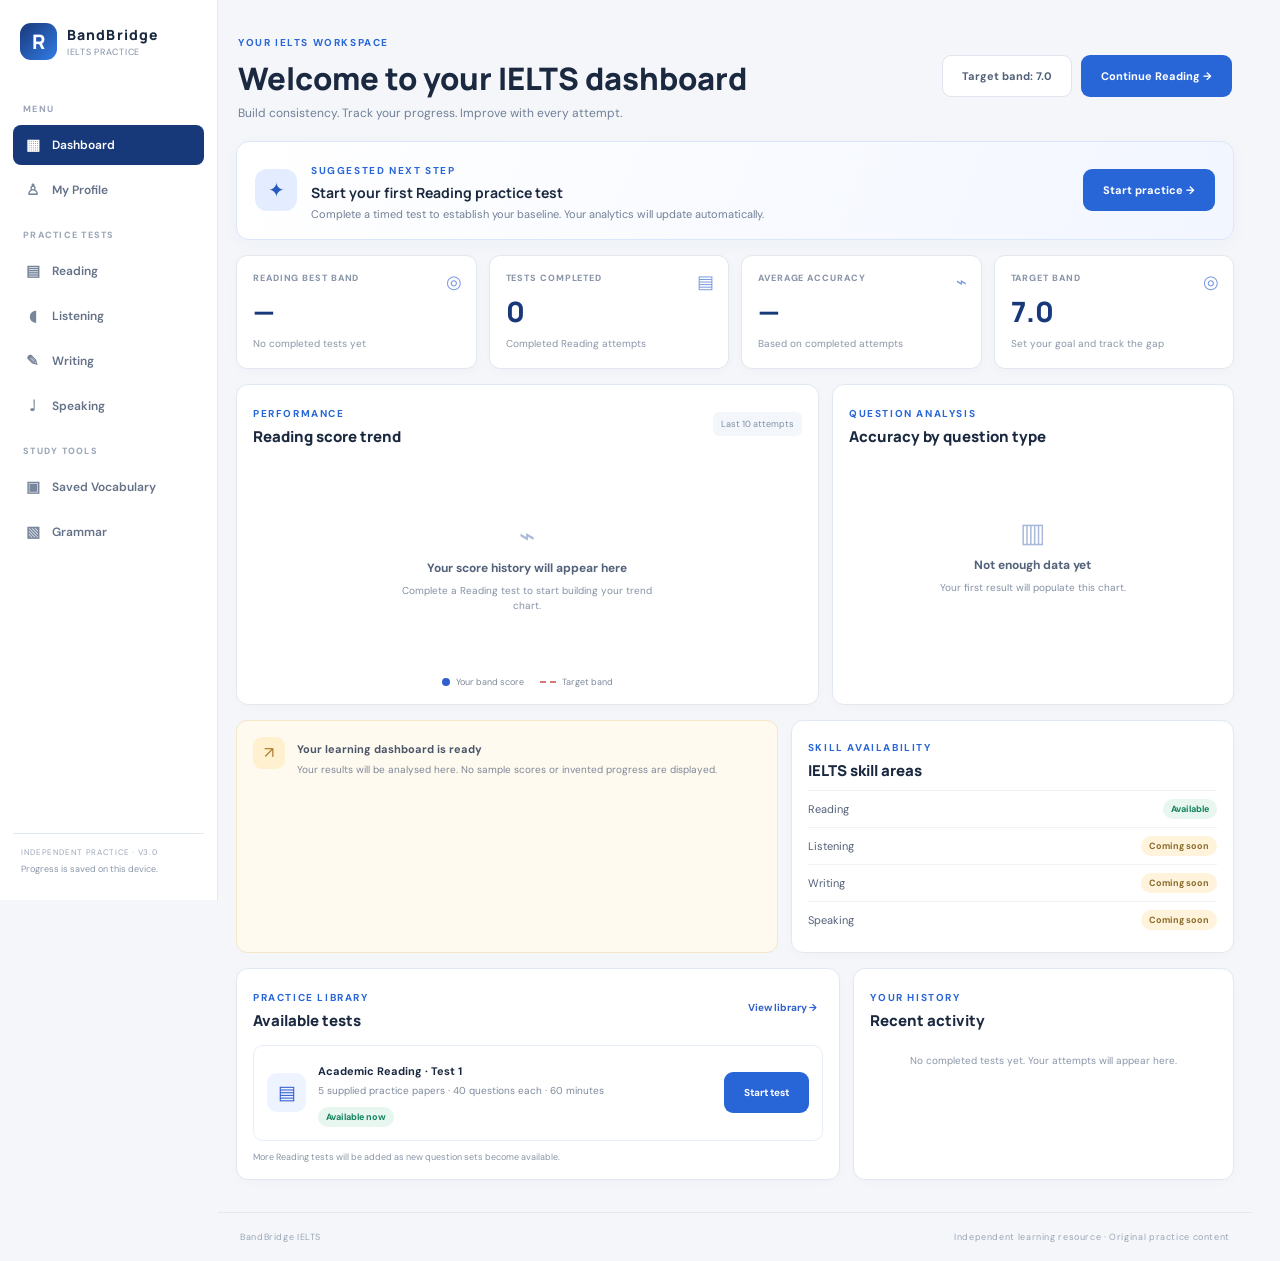
<file: index.html>
<!doctype html>
<html lang="en">
<head>
  <meta charset="utf-8">
  <meta name="viewport" content="width=device-width, initial-scale=1">
  <meta name="description" content="BandBridge IELTS — independent IELTS-style practice with original Reading passages, questions and progress analytics.">
  <title>BandBridge IELTS | Academic Reading Practice</title>
  <link rel="preconnect" href="https://fonts.googleapis.com">
  <link rel="preconnect" href="https://fonts.gstatic.com" crossorigin>
  <link href="https://fonts.googleapis.com/css2?family=DM+Sans:wght@400;500;600;700&family=Manrope:wght@500;600;700;800&display=swap" rel="stylesheet">
  <link rel="stylesheet" href="style.css">
</head>
<body>
  <div class="app-shell dashboard-shell">
<aside class="sidebar" id="sidebar">
  <a class="sidebar-brand" href="#" id="brandHome"><span class="brand-mark">R</span><span><b>BandBridge</b><small>IELTS PRACTICE</small></span></a>
  <div class="side-label">MENU</div>
  <button class="side-link active" data-view="dashboard"><span>▦</span> Dashboard</button>
  <button class="side-link" data-view="profile"><span>♙</span> My Profile</button>
  <div class="side-label">PRACTICE TESTS</div>
  <button class="side-link" data-view="reading"><span>▤</span> Reading</button>
  <button class="side-link" data-view="listening"><span>◖</span> Listening</button>
  <button class="side-link" data-view="writing"><span>✎</span> Writing</button>
  <button class="side-link" data-view="speaking"><span>♩</span> Speaking</button>
  <div class="side-label">STUDY TOOLS</div>
  <button class="side-link" data-view="vocabulary"><span>▣</span> Saved Vocabulary</button>
  <button class="side-link" data-view="grammar"><span>▧</span> Grammar</button>
  <div class="sidebar-bottom"><span class="sidebar-version">INDEPENDENT PRACTICE · V3.0</span><span class="sidebar-note">Progress is saved on this device.</span></div>
</aside>

    <header class="topbar">
      <a class="brand" href="#" aria-label="BandBridge IELTS home">
        <span class="brand-mark">R</span>
        <span><strong>BandBridge</strong><small>IELTS PRACTICE</small></span>
      </a>
      <div class="topbar-right">
        <span class="test-label">ACADEMIC · TEST 01</span>
        <button class="text-button" id="instructionsBtn">Instructions</button>
      </div>
    </header>

    <main class="main-stage">
<section class="dashboard-screen" id="dashboardScreen">
  <div class="dashboard-main">
    <header class="dash-topbar">
      <div><span class="eyebrow">YOUR IELTS WORKSPACE</span><h1 id="dashGreeting">Welcome back</h1><p>Build consistency. Track your progress. Improve with every attempt.</p></div>
      <div class="dash-top-actions"><button class="secondary-button" id="targetBandBtn">Target band: <b id="targetBandValue">7.0</b></button><button class="primary-button" id="continueReadingBtn">Continue Reading →</button></div>
    </header>
    <div class="dash-content" id="dashboardView">
      <section class="daily-card"><div class="daily-icon">✦</div><div class="daily-copy"><span class="eyebrow">SUGGESTED NEXT STEP</span><h2 id="dailyTitle">Start your first Reading practice test</h2><p id="dailyText">Complete a timed test to establish your baseline. Your analytics will update automatically.</p></div><button class="primary-button" id="dailyStartBtn">Start practice →</button></section>
      <section class="stat-grid">
        <article class="stat-card"><span class="stat-label">READING BEST BAND</span><strong id="statBestBand">—</strong><small id="statBestCaption">No completed tests yet</small><span class="stat-symbol">◎</span></article>
        <article class="stat-card"><span class="stat-label">TESTS COMPLETED</span><strong id="statTests">0</strong><small>Completed Reading attempts</small><span class="stat-symbol">▤</span></article>
        <article class="stat-card"><span class="stat-label">AVERAGE ACCURACY</span><strong id="statAccuracy">—</strong><small id="statAccuracyCaption">Based on completed attempts</small><span class="stat-symbol">⌁</span></article>
        <article class="stat-card"><span class="stat-label">TARGET BAND</span><strong id="statTarget">7.0</strong><small id="statGap">Set your goal and track the gap</small><span class="stat-symbol">◎</span></article>
      </section>
      <section class="analytics-grid">
        <article class="panel-card trend-panel"><div class="panel-title-row"><div><span class="eyebrow">PERFORMANCE</span><h2>Reading score trend</h2></div><span class="panel-tag">Last 10 attempts</span></div><div id="trendChart" class="chart-area"><div class="empty-chart"><span>⌁</span><b>Your score history will appear here</b><small>Complete a Reading test to start building your trend chart.</small></div></div><div class="chart-legend"><span><i class="legend-blue"></i> Your band score</span><span><i class="legend-dash"></i> Target band</span></div></article>
        <article class="panel-card type-panel"><div class="panel-title-row"><div><span class="eyebrow">QUESTION ANALYSIS</span><h2>Accuracy by question type</h2></div></div><div id="questionTypeChart" class="type-chart"><div class="empty-chart compact"><span>▥</span><b>Not enough data yet</b><small>Your first result will populate this chart.</small></div></div></article>
      </section>
      <section class="insight-row">
        <article class="insight-card"><span class="insight-icon">↗</span><div><b id="insightTitle">Your learning dashboard is ready</b><p id="insightText">Your results will be analysed here. No sample scores or invented progress are displayed.</p></div></article>
        <article class="skill-card"><div class="panel-title-row"><div><span class="eyebrow">SKILL AVAILABILITY</span><h2>IELTS skill areas</h2></div></div><div class="skill-list"><div class="skill-line"><span>Reading</span><b class="available-pill">Available</b></div><div class="skill-line"><span>Listening</span><b class="soon-pill">Coming soon</b></div><div class="skill-line"><span>Writing</span><b class="soon-pill">Coming soon</b></div><div class="skill-line"><span>Speaking</span><b class="soon-pill">Coming soon</b></div></div></article>
      </section>
      <section class="activity-grid">
        <article class="panel-card"><div class="panel-title-row"><div><span class="eyebrow">PRACTICE LIBRARY</span><h2>Available tests</h2></div><button class="link-button" data-open-view="reading">View library →</button></div><div class="featured-test"><div class="test-icon">▤</div><div class="featured-copy"><b>Academic Reading · Test 1</b><p>5 supplied practice papers · 40 questions each · 60 minutes</p><span class="available-pill">Available now</span></div><button class="primary-button" id="featuredStartBtn">Start test</button></div><div class="upcoming-line">More Reading tests will be added as new question sets become available.</div></article>
        <article class="panel-card recent-panel"><div class="panel-title-row"><div><span class="eyebrow">YOUR HISTORY</span><h2>Recent activity</h2></div></div><div id="recentActivity"><div class="empty-activity">No completed tests yet. Your attempts will appear here.</div></div></article>
      </section>
    </div>
    <div class="dash-content hidden" id="libraryView">
      <div class="section-heading"><span class="eyebrow">PRACTICE LIBRARY</span><h2>Available tests</h2><p>Choose a skill and start practising. Only content that has been added is shown as available.</p></div>
      <div class="skill-tabs" id="skillTabs"><button class="skill-tab active" data-skill="reading">▤ Reading</button><button class="skill-tab" data-skill="listening">◖ Listening</button><button class="skill-tab" data-skill="writing">✎ Writing</button><button class="skill-tab" data-skill="speaking">♩ Speaking</button></div><div id="libraryContent"></div>
    </div>
    <div class="dash-content hidden" id="profileView">
      <div class="section-heading"><span class="eyebrow">YOUR ACCOUNT</span><h2>Learning preferences</h2><p>Personalise your practice dashboard. This information stays in this browser.</p></div>
      <div class="profile-card"><label for="learnerName">Display name</label><input id="learnerName" class="profile-input" maxlength="40" placeholder="Enter your name"><label for="targetBandSelect">Target IELTS Academic Reading band</label><select id="targetBandSelect" class="profile-input"><option>5.5</option><option>6.0</option><option>6.5</option><option>7.0</option><option>7.5</option><option>8.0</option><option>8.5</option><option>9.0</option></select><button class="primary-button" id="saveProfileBtn">Save preferences</button><p class="profile-feedback" id="profileFeedback"></p></div>
    </div>
    <div class="dash-content hidden" id="vocabularyView"><div class="section-heading"><span class="eyebrow">VOCABULARY BUILDER</span><h2>Saved vocabulary</h2><p>Keep useful words and phrases together for revision.</p></div><div class="vocab-search"><input id="vocabSearch" class="profile-input" placeholder="Search saved vocabulary…"></div><div id="vocabList" class="vocab-grid"><div class="empty-activity">No saved words yet. Vocabulary saving will be available in a future update.</div></div></div>
    <div class="dash-content hidden" id="grammarView"><div class="section-heading"><span class="eyebrow">GRAMMAR PRACTICE</span><h2>Grammar lessons</h2><p>Structured grammar lessons and quizzes are planned for a future update.</p></div><div class="coming-panel"><span>▧</span><h3>Grammar practice coming soon</h3><p>There are no grammar lessons available yet. This section will be activated when lesson content is ready.</p></div></div>
    <div class="dash-content hidden" id="placeholderView"><div class="section-heading"><span class="eyebrow" id="placeholderEyebrow">IELTS PRACTICE</span><h2 id="placeholderTitle">Coming soon</h2><p id="placeholderDescription">Practice content will be added here when it is ready.</p></div><div class="coming-panel"><span>✦</span><h3 id="placeholderHeading">No tests available yet</h3><p id="placeholderText">This section is being prepared. Check back when new practice material has been added.</p><b class="soon-pill">Coming soon</b></div></div>
  </div>
</section>

      <section class="welcome-screen hidden" id="welcomeScreen">
        <div class="welcome-copy">
          <span class="eyebrow">IELTS ACADEMIC READING</span>
          <h1>Build your reading<br><em>confidence.</em></h1>
          <p>Practise with three original IELTS-style passages, 40 questions and a full 60-minute test experience.</p>
          <div class="welcome-stats">
            <div><strong>03</strong><span>Passages</span></div>
            <div><strong>40</strong><span>Questions</span></div>
            <div><strong>60</strong><span>Minutes</span></div>
          </div>
          <button class="primary-button start-button" id="startBtn">Start full test <span>→</span></button>
          <button class="secondary-button hidden" id="resumeButton">Resume saved test</button>
          <p class="small-note hidden" id="resumeSummary"></p>
          <button class="text-button" id="discardProgressBtn">Discard saved progress</button>
          <p class="small-note">Your timer starts when you begin. You can move between passages and questions at any time.</p><button class="text-button" id="backToDashboardBtn">← Back to dashboard</button>
        </div>
        <div class="welcome-art" aria-hidden="true">
          <div class="art-card art-card-back"></div>
          <div class="art-card art-card-front">
            <div class="art-top"><span>READING TEST</span><span class="art-dot"></span></div>
            <div class="art-lines"><i></i><i></i><i></i><i></i><i></i></div>
            <div class="art-question"><b>01</b><span>Choose the correct answer</span><span class="art-check">✓</span></div>
            <div class="art-question"><b>02</b><span>Complete the summary</span><span class="art-check">✓</span></div>
            <div class="art-question"><b>03</b><span>Match the information</span><span class="art-empty"></span></div>
          </div>
          <div class="floating-note"><span>✦</span> Focus. Read. Achieve.</div>
        </div>
      </section>

      <section class="test-screen hidden" id="testScreen">
        <p class="resume-notice hidden" id="resumeNotice">Saved progress restored. Your original test deadline is still running.</p>
        <div class="test-toolbar">
          <button class="exit-test-button" id="exitTestBtn" type="button" aria-label="Exit test and return to dashboard">← Exit</button>
          <div class="toolbar-left">
            <span class="live-dot"></span><span>TEST IN PROGRESS</span>
            <span class="toolbar-divider"></span>
            <span id="progressText">0 of 40 answered</span>
          </div>
          <div class="timer-wrap">
            <span class="timer-caption">TIME LEFT</span>
            <strong id="timer">60:00</strong>
          </div>
          <button class="submit-button" id="submitBtn">Submit test</button>
        </div>

        <div class="workspace">
          <article class="reading-panel">
            <div class="panel-heading">
              <div><span class="eyebrow" id="passageKicker">READING PASSAGE 1</span><h2 id="passageTitle">The science of handedness</h2></div>
              <span class="reading-time">Suggested: 20 min</span>
            </div>
            <div class="passage-content" id="passageContent"></div>
          </article>

          <div class="splitter" id="panelSplitter" role="separator" aria-label="Resize passage and question panels" aria-orientation="vertical" tabindex="0"></div>
          <aside class="question-panel">
            <div class="question-panel-head">
              <div><span class="eyebrow">QUESTION PAPER</span><h2 id="questionRange">Questions 1–12</h2></div>
              <span class="question-count" id="sectionCount">0 / 12</span>
            </div>
            <div class="question-instructions" id="questionInstructions"></div>
            <div class="questions-list" id="questionsList"></div>
            <div class="question-footer">
              <button class="secondary-button" id="prevPassageBtn">← Previous</button>
              <button class="primary-button" id="nextPassageBtn">Next passage →</button>
            </div>
          </aside>
        </div>

        <div class="bottom-navigation">
          <div class="passage-tabs" role="tablist" aria-label="Reading passages">
          <button class="passage-tab active" data-passage="0"><span>PASSAGE 01</span><strong>Questions 1–13</strong></button>
          <button class="passage-tab" data-passage="1"><span>PASSAGE 02</span><strong>Questions 14–26</strong></button>
          <button class="passage-tab" data-passage="2"><span>PASSAGE 03</span><strong>Questions 27–40</strong></button>
        </div>
          <div class="legend"><span><i class="legend-answered"></i> Answered</span><span><i class="legend-empty"></i> Unanswered</span><span><i class="legend-flag"></i> Flagged</span></div>
          <div class="all-question-nav" id="allQuestionNav" aria-label="All question numbers"></div>
          <button class="submit-button bottom-submit" id="bottomSubmitBtn">Submit test</button>
        </div>
      </section>

      <section class="results-screen hidden" id="resultsScreen">
        <div class="results-header">
          <span class="eyebrow">TEST COMPLETED</span>
          <h1>Your reading<br><em>report.</em></h1>
          <p id="resultMessage">Your answers have been checked.</p>
        </div>
        <div class="score-layout">
          <div class="score-card band-card"><span class="score-label">INDICATIVE ACADEMIC READING BAND</span><div class="score-number"><strong id="bandEstimate">—</strong></div><p id="bandCaveat" class="band-caveat"></p></div>
          <div class="score-card">
            <span class="score-label">YOUR SCORE</span>
            <div class="score-number"><strong id="scoreNumber">0</strong><span>/ 40</span></div>
            <div class="score-track"><i id="scoreBar"></i></div>
            <span class="score-percent" id="scorePercent">0% correct</span>
          </div>
          <div class="result-stats">
            <div><span class="stat-icon correct-icon">✓</span><div><strong id="correctCount">0</strong><small>Correct answers</small></div></div>
            <div><span class="stat-icon wrong-icon">×</span><div><strong id="wrongCount">0</strong><small>Incorrect answers</small></div></div>
            <div><span class="stat-icon blank-icon">—</span><div><strong id="blankCount">0</strong><small>Not answered</small></div></div>
          </div>
        </div>
        <div class="result-extra-stats">
          <article class="result-metric"><span>TIME TAKEN</span><strong id="resultTime">—</strong></article>
          <article class="result-metric"><span>ACCURACY</span><strong id="resultAccuracy">—</strong></article>
        </div>
        <section class="passage-breakdown"><div class="panel-title-row"><div><span class="eyebrow">PASSAGE ANALYSIS</span><h2>Passage breakdown</h2></div></div><div id="passageBreakdown"></div></section>
        <div class="type-analysis"><span class="eyebrow">PERFORMANCE BY QUESTION FORMAT</span><div id="typeBreakdown"></div></div>
        <div class="review-heading"><div><span class="eyebrow">LEARN FROM YOUR ATTEMPT</span><h2>Answer review</h2></div><div class="review-actions"><button class="secondary-button" id="resultsHomeBtn">Back to dashboard</button><button class="primary-button" id="retakeBtn">Retake test ↻</button></div></div>
        <div class="review-list" id="reviewList"></div>
        <p class="disclaimer">Independent IELTS-style practice. The band estimate is indicative only; actual IELTS conversion thresholds vary by test form.</p>
      </section>
    </main>
    <footer><span>BandBridge IELTS</span><span>Independent learning resource · Original practice content</span></footer>
  </div>

  <div class="modal-backdrop hidden" id="modalBackdrop">
    <div class="modal" role="dialog" aria-modal="true" aria-labelledby="modalTitle">
      <button class="modal-close" id="modalClose" aria-label="Close">×</button>
      <span class="eyebrow">BEFORE YOU FINISH</span>
      <h2 id="modalTitle">Submit your test?</h2>
      <p id="modalMessage">Once submitted, your answers will be scored and you will see your result.</p>
      <div class="modal-actions"><button class="secondary-button" id="keepWorkingBtn">Keep working</button><button class="primary-button" id="confirmSubmitBtn">Submit now</button></div>
    </div>
  </div>
  <div class="modal-backdrop hidden" id="instructionsModal">
    <div class="modal" role="dialog" aria-modal="true" aria-labelledby="instructionsTitle">
      <button class="modal-close" id="instructionsClose" aria-label="Close">×</button>
      <span class="eyebrow">TEST GUIDANCE</span><h2 id="instructionsTitle">Before you begin</h2>
      <p>You have 60 minutes to answer 40 questions across three passages. Your answers are saved automatically on this device if the page is refreshed or closed unexpectedly. If you choose Exit, the current attempt and its answers are discarded; starting again begins at Question 1.</p>
      <p>Follow each question's word limit. Spelling matters. Use the numbered navigation to jump between questions and the flag symbol to mark items for review. Submit when finished; the test also submits automatically when time expires.</p>
      <p>The band estimate is indicative only and is not an official IELTS result.</p>
    </div>
  </div>

  <div class="modal-backdrop hidden" id="targetModal"><div class="modal" role="dialog" aria-modal="true" aria-labelledby="targetModalTitle"><button class="modal-close" id="targetModalClose" aria-label="Close">×</button><span class="eyebrow">YOUR STUDY GOAL</span><h2 id="targetModalTitle">Set your target band</h2><p>Choose the Academic Reading band you are working towards.</p><select class="profile-input" id="targetModalSelect"><option>5.5</option><option>6.0</option><option>6.5</option><option selected>7.0</option><option>7.5</option><option>8.0</option><option>8.5</option><option>9.0</option></select><div class="modal-actions"><button class="primary-button" id="saveTargetModal">Save target</button></div></div></div>
  <script src="script.js"></script>
</body>
</html>
</file>
<file: style.css>
*{box-sizing:border-box} :root{--ink:#17243b;--muted:#738097;--line:#e5eaf1;--blue:#315fce;--blue-dark:#244cae;--pale:#f4f7fc;--green:#198565;--red:#c45151} body{margin:0;background:#f7f9fc;color:var(--ink);font-family:"DM Sans",sans-serif}button{font:inherit;cursor:pointer}.app-shell{max-width:1500px;margin:auto;min-height:100vh;padding:0 42px}.topbar{height:82px;display:flex;align-items:center;justify-content:space-between;border-bottom:1px solid var(--line)}.brand{display:flex;gap:11px;align-items:center;text-decoration:none;color:var(--ink)}.brand-mark{width:38px;height:38px;border-radius:12px;background:var(--blue);color:white;display:grid;place-items:center;font:800 20px Manrope}.brand strong,.brand small{display:block;letter-spacing:.12em}.brand strong{font:800 13px Manrope}.brand small{font-size:9px;color:var(--muted);margin-top:3px}.topbar-right{display:flex;align-items:center;gap:24px}.test-label,.eyebrow{font-size:10px;font-weight:700;letter-spacing:.16em;color:var(--blue)}.text-button{border:0;background:none;color:var(--muted);font-size:13px}.welcome-screen{min-height:650px;display:grid;grid-template-columns:1.1fr .9fr;align-items:center;gap:60px;padding:55px 6%}.welcome-copy h1,.results-header h1{font:800 clamp(42px,5vw,66px)/1.08 Manrope;margin:18px 0;color:var(--ink);letter-spacing:-.045em}.welcome-copy h1 em,.results-header h1 em{font-style:normal;color:var(--blue)}.welcome-copy>p{color:var(--muted);font-size:16px;line-height:1.8;max-width:510px}.welcome-stats{display:flex;gap:45px;margin:34px 0}.welcome-stats div{display:flex;flex-direction:column;gap:4px}.welcome-stats strong{font:800 27px Manrope}.welcome-stats span{font-size:12px;color:var(--muted)}.primary-button,.secondary-button,.submit-button{border-radius:9px;padding:13px 19px;border:1px solid transparent;font-size:13px;font-weight:700;transition:.2s}.primary-button{background:var(--blue);color:white}.primary-button:hover{background:var(--blue-dark);transform:translateY(-1px)}.start-button{padding:16px 23px;font-size:14px;min-width:190px;display:flex;justify-content:space-between;align-items:center}.start-button span{font-size:19px}.small-note{font-size:11px!important;margin-top:16px}.welcome-art{height:390px;position:relative;display:grid;place-items:center}.art-card{position:absolute;width:min(370px,85%);height:310px;border-radius:18px;background:white;box-shadow:0 25px 70px #243d681c;border:1px solid #e8edf5}.art-card-back{transform:rotate(8deg);background:#e9effb;right:8%;top:7%}.art-card-front{padding:28px;transform:rotate(-3deg);left:8%;top:9%}.art-top{display:flex;justify-content:space-between;font:700 10px Manrope;letter-spacing:.12em;color:var(--muted)}.art-dot{width:9px;height:9px;border-radius:50%;background:#46b58c}.art-lines{margin:28px 0 30px;display:grid;gap:9px}.art-lines i{height:7px;background:#edf1f7;border-radius:8px}.art-lines i:nth-child(2){width:87%}.art-lines i:nth-child(3){width:95%}.art-lines i:nth-child(4){width:72%}.art-lines i:nth-child(5){width:55%}.art-question{display:flex;align-items:center;gap:10px;border-top:1px solid #edf0f5;padding:12px 0;font-size:11px;color:#64728a}.art-question b{color:var(--blue)}.art-check,.art-empty{margin-left:auto;width:19px;height:19px;border-radius:50%;display:grid;place-items:center;background:#e8f6f0;color:#198565}.art-empty{border:1px solid #d9e0eb;background:white}.floating-note{position:absolute;right:0;bottom:22px;background:#17243b;color:white;border-radius:12px;padding:14px 18px;box-shadow:0 12px 30px #17243b25;font-size:12px}.floating-note span{color:#f0c56a;margin-right:8px}.hidden{display:none!important}.test-screen{padding:22px 0 30px}.test-toolbar{display:flex;align-items:center;gap:20px;height:58px}.toolbar-left{display:flex;align-items:center;gap:10px;font-size:11px;color:var(--muted);font-weight:600;flex:1}.live-dot{width:8px;height:8px;background:#25a77e;border-radius:50%;box-shadow:0 0 0 4px #e3f5ee}.toolbar-divider{height:16px;border-left:1px solid var(--line);margin:0 5px}.timer-wrap{display:flex;align-items:center;gap:10px;background:white;border:1px solid var(--line);padding:8px 13px;border-radius:9px}.timer-caption{font-size:9px;letter-spacing:.12em;color:var(--muted);font-weight:700}.timer-wrap strong{font:800 17px Manrope;font-variant-numeric:tabular-nums}.timer-wrap.warning strong{color:var(--red)}.submit-button{background:#fff;border-color:#d9e0eb;color:var(--ink)}.submit-button:hover{border-color:var(--blue);color:var(--blue)}.passage-tabs{display:grid;grid-template-columns:repeat(3,1fr);gap:10px;margin:16px 0}.passage-tab{text-align:left;padding:14px 18px;border:1px solid var(--line);background:#fff;border-radius:10px;color:var(--muted)}.passage-tab span,.passage-tab strong{display:block}.passage-tab span{font-size:9px;letter-spacing:.13em;font-weight:700}.passage-tab strong{font:700 13px Manrope;color:var(--ink);margin-top:5px}.passage-tab.active{border-color:#9eb4ed;background:#f1f5ff;box-shadow:inset 3px 0 var(--blue)}.passage-tab.active span{color:var(--blue)}.workspace{display:grid;grid-template-columns:minmax(0,1.08fr) minmax(400px,.92fr);gap:16px;align-items:start}.reading-panel,.question-panel{background:white;border:1px solid var(--line);border-radius:12px;min-height:650px}.reading-panel{padding:25px 30px}.panel-heading,.question-panel-head{display:flex;justify-content:space-between;align-items:center;border-bottom:1px solid var(--line);padding-bottom:18px;gap:12px}.panel-heading h2,.question-panel-head h2,.review-heading h2{font:800 21px Manrope;margin:7px 0 0;letter-spacing:-.025em}.reading-time{font-size:10px;color:var(--muted);white-space:nowrap}.passage-content{font-size:13px;line-height:1.85;color:#39465c;padding:13px 2px}.passage-content p{margin:13px 0 18px}.passage-content h3{font:800 12px Manrope;letter-spacing:.05em;color:var(--blue);margin:23px 0 0}.question-panel{padding:24px 24px 18px}.question-panel-head{padding-bottom:16px}.question-count{font-size:11px;color:var(--blue);background:#edf2ff;padding:7px 9px;border-radius:7px;font-weight:700}.question-instructions{background:#f6f8fc;border-radius:8px;padding:12px 13px;font-size:11px;line-height:1.6;color:#65738a;margin:15px 0}.question-instructions strong{color:var(--ink)}.questions-list{display:grid;gap:12px}.question-card{border:1px solid #e9edf3;border-radius:9px;padding:13px 13px 14px;scroll-margin:100px}.question-card.current{border-color:#9eb4ed;background:#fbfcff}.question-top{display:flex;align-items:flex-start;gap:9px}.q-number{flex:0 0 25px;height:25px;border-radius:7px;background:#edf2ff;color:var(--blue);display:grid;place-items:center;font:800 11px Manrope}.q-prompt{font-size:12px;line-height:1.6;font-weight:600;flex:1}.flag-button{border:0;background:transparent;color:#aab3c2;padding:2px;font-size:15px}.flag-button.flagged{color:#d99a2b}.answer-options{display:grid;gap:7px;margin:11px 0 0 34px}.option-label{display:flex;gap:8px;align-items:flex-start;font-size:11px;color:#536178;line-height:1.5;cursor:pointer}.option-label input{accent-color:var(--blue);margin-top:2px}.answer-input{margin:10px 0 0 34px;width:calc(100% - 34px);border:1px solid #dfe5ee;border-radius:7px;padding:10px 11px;font:12px "DM Sans";outline:none}.answer-input:focus{border-color:#8ca8ed;box-shadow:0 0 0 3px #edf2ff}.question-footer{display:flex;justify-content:space-between;gap:10px;margin-top:18px;padding-top:15px;border-top:1px solid var(--line)}.secondary-button{background:white;border-color:#dfe5ee;color:#536178}.secondary-button:hover{border-color:#9eb4ed;color:var(--blue)}.question-footer button{font-size:11px;padding:10px 13px}.bottom-navigation{background:white;border:1px solid var(--line);border-radius:10px;margin-top:15px;padding:13px 16px;display:flex;align-items:center;gap:15px}.legend{display:flex;gap:13px;white-space:nowrap}.legend span{font-size:9px;color:var(--muted);display:flex;align-items:center;gap:5px}.legend i{width:7px;height:7px;border-radius:2px;display:inline-block}.legend-answered{background:#2da17b}.legend-empty{background:#dce2eb}.legend-flag{background:#e2aa46}.all-question-nav{display:flex;gap:4px;flex:1;flex-wrap:wrap;justify-content:center}.nav-number{width:25px;height:25px;border:1px solid #e4e9f0;background:white;border-radius:6px;color:#7c889b;font-size:9px}.nav-number.answered{background:#eaf6f1;border-color:#c9e9dc;color:#18815f}.nav-number.flagged{box-shadow:inset 0 -3px #e2aa46}.nav-number.active{border-color:var(--blue);color:var(--blue);font-weight:800}.bottom-submit{white-space:nowrap;font-size:10px;padding:10px 12px}.results-screen{max-width:900px;margin:50px auto 80px}.results-header{text-align:center}.results-header h1{font-size:52px;margin:12px 0}.results-header p{color:var(--muted);font-size:14px}.score-layout{display:grid;grid-template-columns:1fr 1fr;gap:15px;margin:35px 0}.score-card,.result-stats{background:white;border:1px solid var(--line);border-radius:13px;padding:25px}.score-label{font-size:10px;letter-spacing:.15em;color:var(--muted);font-weight:700}.score-number{margin:14px 0;display:flex;align-items:baseline;gap:8px}.score-number strong{font:800 58px Manrope;letter-spacing:-.05em}.score-number span{color:var(--muted);font-size:16px}.score-track{height:8px;background:#edf1f6;border-radius:10px;overflow:hidden}.score-track i{display:block;height:100%;width:0;background:var(--blue);border-radius:10px;transition:width .5s}.score-percent{display:block;margin-top:10px;color:var(--muted);font-size:11px}.result-stats{display:grid;gap:12px}.result-stats>div{display:flex;align-items:center;gap:12px}.stat-icon{width:31px;height:31px;border-radius:9px;display:grid;place-items:center;font-weight:800}.correct-icon{background:#e8f6f0;color:var(--green)}.wrong-icon{background:#fbefef;color:var(--red)}.blank-icon{background:#f0f2f6;color:#8994a5}.result-stats strong,.result-stats small{display:block}.result-stats strong{font:800 18px Manrope}.result-stats small{font-size:10px;color:var(--muted);margin-top:2px}.review-heading{display:flex;align-items:end;justify-content:space-between;margin:35px 0 15px}.review-list{display:grid;gap:8px}.review-item{background:white;border:1px solid var(--line);border-radius:9px;padding:13px 15px;display:grid;grid-template-columns:34px 1fr auto;gap:10px;align-items:start}.review-item .review-num{font:800 11px Manrope;color:var(--muted);background:#f1f4f8;border-radius:6px;padding:7px;text-align:center}.review-item p{font-size:11px;line-height:1.5;margin:0;color:#3c4a60}.review-item small{display:block;color:var(--muted);margin-top:5px;font-size:10px}.review-status{font-size:10px;font-weight:700}.review-status.good{color:var(--green)}.review-status.bad{color:var(--red)}.disclaimer{text-align:center;color:#929daf;font-size:10px;margin-top:25px}footer{border-top:1px solid var(--line);padding:20px 0;display:flex;justify-content:space-between;color:#9aa5b5;font-size:9px;letter-spacing:.07em}.modal-backdrop{position:fixed;inset:0;background:#14213a77;display:grid;place-items:center;padding:20px;z-index:10}.modal{width:min(430px,100%);background:white;border-radius:15px;padding:30px;position:relative;box-shadow:0 25px 80px #14213a33}.modal h2{font:800 25px Manrope;margin:12px 0}.modal p{color:var(--muted);font-size:13px;line-height:1.7}.modal-close{position:absolute;right:18px;top:15px;border:0;background:none;font-size:25px;color:var(--muted)}.modal-actions{display:flex;justify-content:flex-end;gap:9px;margin-top:22px}.modal-actions button{font-size:11px}
@media(max-width:1000px){.app-shell{padding:0 22px}.workspace{grid-template-columns:1fr}.reading-panel,.question-panel{min-height:0}.question-panel{order:2}.bottom-navigation{flex-wrap:wrap}.all-question-nav{order:3;flex-basis:100%}.welcome-screen{padding:45px 2%;gap:25px}.welcome-art{transform:scale(.9)}}@media(max-width:650px){.app-shell{padding:0 13px}.topbar{height:68px}.test-label{display:none}.welcome-screen{grid-template-columns:1fr;padding:50px 4%;gap:10px}.welcome-copy h1{font-size:46px}.welcome-art{height:300px;transform:scale(.85);margin-top:-10px}.test-toolbar{gap:8px;flex-wrap:wrap;height:auto}.toolbar-left{font-size:9px;min-width:100%;padding:8px 0}.timer-wrap{margin-right:auto}.timer-caption{font-size:8px}.timer-wrap strong{font-size:15px}.submit-button{padding:10px 12px;font-size:11px}.passage-tabs{gap:5px}.passage-tab{padding:11px 8px}.passage-tab span{font-size:8px}.passage-tab strong{font-size:10px}.reading-panel,.question-panel{padding:18px 15px}.panel-heading h2,.question-panel-head h2{font-size:18px}.reading-time{font-size:9px}.passage-content{font-size:12px}.bottom-navigation{padding:12px;gap:10px}.legend{flex-wrap:wrap;gap:9px}.legend span{font-size:8px}.bottom-submit{margin-left:auto}.score-layout{grid-template-columns:1fr}.results-screen{margin:35px auto 55px}.results-header h1{font-size:43px}.review-heading{align-items:center}.review-item{grid-template-columns:30px 1fr}.review-status{grid-column:2}footer{gap:10px;line-height:1.5;flex-wrap:wrap}.modal-actions{flex-wrap:wrap}}


/* Smooth split-panel reading workspace */
.test-screen{padding-top:12px;padding-bottom:120px}
.test-toolbar{position:sticky;top:0;z-index:8;background:rgba(247,249,252,.94);backdrop-filter:blur(12px);margin:0 -8px;padding:8px;min-height:64px}
.workspace{display:grid;grid-template-columns:minmax(280px,1fr) 12px minmax(320px,1fr);gap:10px;align-items:stretch;height:min(calc(100vh - 205px),900px);min-height:560px}
.reading-panel,.question-panel{height:100%;min-height:0;overflow:hidden;display:flex;flex-direction:column;box-shadow:0 8px 28px rgba(25,42,70,.035)}
.reading-panel{padding:22px 26px}.question-panel{padding:20px 20px 14px}
.panel-heading,.question-panel-head{flex:0 0 auto}
.passage-content{overflow:auto;overscroll-behavior:contain;scroll-behavior:smooth;padding:12px 10px 28px 2px;font-size:14px;line-height:1.9}
.questions-list{overflow:auto;overscroll-behavior:contain;scroll-behavior:smooth;padding:2px 5px 24px 1px;min-height:0}
.question-instructions,.question-footer{flex:0 0 auto}
.splitter{position:relative;cursor:col-resize;touch-action:none;display:flex;align-items:center;justify-content:center;outline:none}
.splitter:before{content:"";width:4px;height:54px;border-radius:9px;background:#cbd5e4;transition:background .2s,transform .2s}
.splitter:after{content:"";position:absolute;width:24px;height:54px}
.splitter:hover:before,.splitter:focus-visible:before,.splitter.dragging:before{background:var(--blue);transform:scaleX(1.35)}
.bottom-navigation{position:sticky;bottom:8px;z-index:9;display:grid;grid-template-columns:1fr auto;gap:10px 16px;margin-top:14px;padding:12px 14px;background:rgba(255,255,255,.96);backdrop-filter:blur(14px);box-shadow:0 10px 35px rgba(22,36,59,.10)}
.passage-tabs{grid-column:1/-1;display:grid;grid-template-columns:repeat(3,minmax(0,1fr));gap:8px;margin:0}
.passage-tab{padding:10px 13px;border-radius:8px;transition:background .2s,border-color .2s,transform .2s}
.passage-tab:hover{transform:translateY(-1px);border-color:#b6c7ee}
.passage-tab strong{font-size:12px}
.legend{grid-column:1;grid-row:2;align-self:center}
.all-question-nav{grid-column:1/-1;grid-row:3;justify-content:flex-start;max-height:62px;overflow:auto;flex-wrap:nowrap;padding:2px 0 5px;scrollbar-width:thin}
.nav-number{flex:0 0 29px;width:29px;height:29px;transition:background .18s,border-color .18s,color .18s,transform .18s}
.nav-number:hover{transform:translateY(-2px)}
.bottom-submit{grid-column:2;grid-row:2;align-self:center}
.question-card{transition:border-color .2s,background .2s,box-shadow .2s;scroll-margin:16px}
.question-card.current{box-shadow:0 4px 16px rgba(49,95,206,.07)}
.answer-input,.answer-select{min-height:42px;background:#f7f8fa;transition:border-color .18s,box-shadow .18s,background .18s}
.answer-input:focus,.answer-select:focus{background:#fff}
.answer-select{display:block;margin:12px 0 0 34px;width:min(430px,calc(100% - 34px));border:1px solid #dfe5ee;border-radius:8px;padding:10px 12px;font:12px "DM Sans";color:var(--ink);outline:none}
.answer-options{margin-left:34px}.option-label{font-size:12px;padding:2px 0}
.flag-button{font-size:18px;line-height:1;transition:color .18s,transform .18s}
.flag-button:hover{transform:scale(1.12)}
button:focus-visible,input:focus-visible,select:focus-visible{outline:3px solid rgba(49,95,206,.18);outline-offset:2px}
@media(max-width:900px){
 .app-shell{padding:0 14px}.workspace{grid-template-columns:1fr;height:auto;min-height:0;gap:12px}
 .reading-panel,.question-panel{height:auto;min-height:0;max-height:55vh}
 .passage-content,.questions-list{max-height:calc(55vh - 105px)}
 .splitter{display:none}.question-panel{order:2}.reading-panel{order:1}
 .bottom-navigation{bottom:4px}
}
@media(max-width:600px){
 .test-screen{padding-top:5px;padding-bottom:150px}
 .test-toolbar{gap:7px;flex-wrap:wrap;height:auto;padding:8px 3px}
 .toolbar-left{font-size:9px;min-width:130px}.timer-wrap{padding:7px 9px;gap:6px}
 .timer-caption{font-size:8px}.timer-wrap strong{font-size:14px}
 .submit-button{padding:9px 10px;font-size:10px}
 .workspace{gap:9px}.reading-panel{padding:14px 15px}.question-panel{padding:14px 12px 10px}
 .panel-heading h2,.question-panel-head h2{font-size:17px}
 .passage-content{font-size:14px;line-height:1.85;max-height:48vh}
 .questions-list{max-height:52vh}.question-card{padding:12px 10px}
 .q-prompt{font-size:12px}.answer-input,.answer-select{margin-left:0;width:100%}
 .answer-options{margin-left:0}
 .bottom-navigation{padding:8px;gap:7px;margin-top:10px}
 .passage-tabs{gap:5px}.passage-tab{padding:8px 7px}
 .passage-tab span{font-size:8px}.passage-tab strong{font-size:10px}
 .legend{gap:7px}.legend span{font-size:8px}
 .bottom-submit{font-size:9px;padding:8px}
 .all-question-nav{max-height:55px}.nav-number{flex-basis:27px;width:27px;height:27px}
}
@media(prefers-reduced-motion:reduce){*,*::before,*::after{scroll-behavior:auto!important;transition:none!important;animation:none!important}}

/* Version 2.0 improvements */
.resume-notice{margin:0 0 10px;padding:10px 13px;border:1px solid #c9e9dc;background:#eff9f4;color:#176b52;border-radius:8px;font-size:12px}
.band-card{grid-column:1/-1;text-align:center;background:#f1f5ff;border-color:#d9e3fb}
.band-card .score-number{justify-content:center;margin:8px 0}
.band-card .score-number strong{font-size:48px;color:var(--blue)}
.band-caveat{font-size:11px;color:var(--muted);line-height:1.5;margin:0 auto;max-width:620px}
.type-analysis{background:white;border:1px solid var(--line);border-radius:12px;padding:20px;margin:22px 0}
.type-row{display:grid;grid-template-columns:180px 45px 1fr;gap:12px;align-items:center;margin-top:13px;font-size:12px;color:#536178}
.type-row strong{text-align:right;color:var(--ink)}
.mini-track{height:7px;background:#edf1f6;border-radius:10px;overflow:hidden}
.mini-track i{display:block;height:100%;background:var(--blue);border-radius:10px}
#discardProgressBtn{display:block;margin-top:8px;padding:4px 0;color:#8792a4;font-size:11px}
#resumeSummary{margin:8px 0;color:var(--muted)}
@media(max-width:600px){.type-row{grid-template-columns:1fr 35px;gap:8px}.mini-track{grid-column:1/-1}.band-card{grid-column:1}.band-card .score-number strong{font-size:42px}}


/* IELTS-style TRUE / FALSE / NOT GIVEN choices: one compact horizontal row. */
.answer-options--tfng{display:flex;flex-direction:row;flex-wrap:wrap;align-items:center;column-gap:18px;row-gap:8px}
.answer-options--tfng .option-label{display:inline-flex;align-items:center;white-space:nowrap;gap:7px;padding:2px 0}
.answer-options--tfng .option-label input{flex:0 0 auto}
@media(max-width:600px){.answer-options--tfng{column-gap:12px}}


/* ===== Bandbridge IELTS v3.0 dashboard ===== */
:root{--navy:#173879;--blue:#2866d8;--sky:#edf4ff;--page:#f4f6fa;--ink:#1b2940;--muted:#718096;--border:#e2e8f0}
body{background:var(--page)}
.dashboard-shell{max-width:none;padding:0 28px 0 0;min-height:100vh}
.topbar{display:none!important}
.sidebar{position:fixed;z-index:20;left:0;top:0;bottom:0;width:218px;background:#fff;border-right:1px solid var(--border);padding:20px 13px;display:flex;flex-direction:column;gap:5px;overflow-y:auto}
.sidebar-brand{display:flex;align-items:center;gap:10px;text-decoration:none;color:var(--ink);padding:3px 7px 24px}
.sidebar-brand .brand-mark{width:37px;height:37px;border-radius:11px;background:linear-gradient(135deg,#183879,#327ce7);color:#fff;display:grid;place-items:center;font:800 20px Manrope}
.sidebar-brand b,.sidebar-brand small{display:block;letter-spacing:.08em}.sidebar-brand b{font:800 14px Manrope}.sidebar-brand small{font-size:9px;color:#8190a5;margin-top:2px}
.side-label{font-size:9px;font-weight:800;letter-spacing:.14em;color:#9aa6b7;padding:14px 10px 5px}
.side-link{border:0;background:transparent;border-radius:8px;padding:10px 11px;text-align:left;color:#647187;font-size:12px;font-weight:600;display:flex;align-items:center;gap:11px}
.side-link span{width:17px;text-align:center;font-size:15px;color:#78869b}.side-link:hover{background:#f2f5fb;color:var(--navy)}.side-link.active{background:var(--navy);color:#fff}.side-link.active span{color:#fff}
.sidebar-bottom{margin-top:auto;border-top:1px solid var(--border);padding:13px 8px 4px;display:grid;gap:6px}.sidebar-version{font-size:8px;color:#9aa6b7;letter-spacing:.08em}.sidebar-note{font-size:9px;color:#8995a7;line-height:1.5}
.main-stage{margin-left:218px;min-height:calc(100vh - 55px);padding:0 18px 32px}
.dashboard-screen{display:block}.dashboard-main{max-width:1440px;margin:0 auto}.dash-topbar{padding:30px 2px 20px;display:flex;justify-content:space-between;align-items:center;gap:18px}.dash-topbar h1{font:800 clamp(23px,3vw,31px) Manrope;margin:6px 0;color:var(--ink)}.dash-topbar p{font-size:12px;color:var(--muted);margin:0}.dash-top-actions{display:flex;gap:9px;align-items:center}.dash-top-actions button{font-size:11px}
.dash-content{display:grid;gap:15px}.daily-card{background:linear-gradient(110deg,#fff,#f2f6ff);border:1px solid #dce6fa;border-radius:13px;padding:16px 18px;display:flex;align-items:center;gap:14px;box-shadow:0 5px 18px #18387908}.daily-icon{width:42px;height:42px;border-radius:12px;background:#e4edff;color:#275bc0;display:grid;place-items:center;font-size:20px;flex:0 0 auto}.daily-copy{flex:1}.daily-copy h2{font:700 14px Manrope;margin:4px 0}.daily-copy p{font-size:11px;color:var(--muted);margin:0;line-height:1.5}.daily-card>.primary-button{white-space:nowrap;font-size:11px}
.stat-grid{display:grid;grid-template-columns:repeat(4,minmax(0,1fr));gap:12px}.stat-card{position:relative;background:#fff;border:1px solid var(--border);border-radius:11px;padding:16px;min-height:105px;box-shadow:0 3px 12px #182c4a06}.stat-label{font-size:9px;letter-spacing:.1em;font-weight:800;color:#8995a8;display:block}.stat-card strong{font:800 28px Manrope;display:block;color:var(--navy);margin:8px 0 1px}.stat-card small{font-size:10px;color:#8a96a8}.stat-symbol{position:absolute;right:14px;top:14px;color:#7b9be0;font-size:18px}
.analytics-grid{display:grid;grid-template-columns:1.45fr 1fr;gap:13px}.panel-card,.skill-card{background:#fff;border:1px solid var(--border);border-radius:12px;padding:16px;box-shadow:0 3px 12px #182c4a05;min-width:0}.panel-title-row{display:flex;justify-content:space-between;align-items:center;gap:8px}.panel-title-row h2{font:800 15px Manrope;margin:4px 0 0;color:var(--ink)}.panel-tag{font-size:9px;color:#8190a5;background:#f3f6fa;padding:6px 8px;border-radius:6px}.chart-area{height:220px;margin-top:9px}.trend-svg{width:100%;height:100%;overflow:visible}.chart-legend{display:flex;gap:16px;justify-content:center;color:#7d899b;font-size:9px}.chart-legend span{display:flex;align-items:center;gap:6px}.legend-blue{width:8px;height:8px;background:#315fce;border-radius:50%}.legend-dash{width:16px;border-top:2px dashed #d97777}.empty-chart{height:100%;display:flex;flex-direction:column;align-items:center;justify-content:center;text-align:center;color:#8491a5;gap:7px}.empty-chart>span{font-size:27px;color:#a8b9d9}.empty-chart b{font-size:12px;color:#53627a}.empty-chart small{font-size:10px;max-width:250px;line-height:1.5}.empty-chart.compact{min-height:180px}.type-chart{display:grid;gap:15px;padding-top:18px}.type-bar-row>div:first-child{display:flex;justify-content:space-between;font-size:10px;color:#66758b;margin-bottom:6px}.type-bar-row b{color:#315fce}.type-bar-track{height:8px;background:#edf1f7;border-radius:20px;overflow:hidden}.type-bar-track i{display:block;height:100%;background:linear-gradient(90deg,#315fce,#68a1f5);border-radius:20px}
.insight-row{display:grid;grid-template-columns:1.1fr .9fr;gap:13px}.insight-card{display:flex;gap:12px;align-items:flex-start;background:#fffaf0;border:1px solid #f3e7c6;border-radius:11px;padding:16px}.insight-icon{width:32px;height:32px;display:grid;place-items:center;background:#fff0cf;color:#ad7c26;border-radius:9px;flex:0 0 auto}.insight-card b{font-size:11px;color:#4b5669}.insight-card p{font-size:10px;line-height:1.5;color:#7d8796;margin:4px 0 0}.skill-card{padding:14px 16px}.skill-list{display:grid;gap:0;margin-top:9px}.skill-line{display:flex;justify-content:space-between;align-items:center;padding:8px 0;border-top:1px solid #eff2f6;font-size:11px;color:#536178}.available-pill,.soon-pill{display:inline-flex;align-items:center;border-radius:20px;padding:4px 8px;font-size:9px;font-weight:700;white-space:nowrap}.available-pill{color:#14835f;background:#e8f6f0}.soon-pill{color:#8b6b2c;background:#fff4db}
.activity-grid{display:grid;grid-template-columns:1.35fr .85fr;gap:13px}.link-button{border:0;background:none;color:#315fce;font-size:10px;font-weight:700}.featured-test{display:flex;align-items:center;gap:12px;margin-top:14px;padding:13px;border:1px solid #e7edf6;border-radius:10px}.test-icon,.library-icon{width:39px;height:39px;border-radius:10px;background:#edf3ff;color:#315fce;display:grid;place-items:center;font-size:19px;flex:0 0 auto}.featured-copy{flex:1}.featured-copy b{font-size:11px}.featured-copy p{font-size:10px;color:#7d899b;margin:4px 0 7px}.featured-test>.primary-button{font-size:10px}.upcoming-line{font-size:9px;color:#8995a7;margin-top:10px}.recent-item{display:flex;align-items:center;gap:9px;padding:10px 0;border-bottom:1px solid #eff2f6}.recent-dot{width:28px;height:28px;border-radius:8px;background:#edf3ff;color:#315fce;display:grid;place-items:center}.recent-item div{flex:1;min-width:0}.recent-item b{display:block;font-size:10px}.recent-item small{display:block;color:#8a96a8;font-size:9px;margin-top:3px}.recent-item>strong{color:#14835f;font:800 13px Manrope}.empty-activity{font-size:10px;color:#8995a7;padding:22px 8px;text-align:center;line-height:1.6}
.section-heading{padding:24px 2px 12px}.section-heading h2{font:800 26px Manrope;margin:6px 0}.section-heading p{font-size:12px;color:var(--muted);margin:0}.skill-tabs{display:flex;gap:7px;background:#edf1f7;padding:5px;border-radius:9px;width:max-content;max-width:100%;overflow:auto}.skill-tab{border:0;background:transparent;color:#65738a;border-radius:7px;padding:10px 16px;font-size:11px;font-weight:700;white-space:nowrap}.skill-tab.active{background:var(--navy);color:#fff;box-shadow:0 2px 6px #17387922}.library-intro{display:flex;gap:12px;align-items:center;background:#fff;border:1px solid var(--border);padding:15px;border-radius:11px;margin:15px 0}.library-intro b{font-size:12px}.library-intro p{font-size:10px;color:#78869a;margin:4px 0 0;line-height:1.5}.library-filter{display:flex;gap:7px;margin:13px 0}.filter-chip{font-size:9px;padding:6px 10px;background:#fff;border:1px solid var(--border);border-radius:20px;color:#647187}.filter-chip.active{background:var(--navy);color:#fff;border-color:var(--navy)}.muted-chip{color:#9aa5b5}.test-library-grid{display:grid;grid-template-columns:repeat(3,minmax(0,1fr));gap:12px}.library-test-card{position:relative;background:#fff;border:1px solid var(--border);border-top:4px solid #24a47e;border-radius:11px;padding:14px;min-height:170px}.test-card-top{display:flex;justify-content:space-between;gap:5px}.difficulty-pill{font-size:9px;background:#edf3ff;color:#315fce;border-radius:20px;padding:4px 7px}.library-test-card h3{font:800 14px Manrope;margin:13px 0 5px}.library-test-card p{font-size:10px;line-height:1.5;color:#7d899b;min-height:30px}.test-meta{display:flex;gap:8px;flex-wrap:wrap;font-size:9px;color:#8a96a8;margin:10px 0}.library-start{width:100%;font-size:10px}.locked-card{border-top-color:#d8dee8;background:#fafbfd}.lock-mark{font-size:18px;color:#aab4c2}.coming-panel{background:#fff;border:1px dashed #cfd8e6;border-radius:13px;padding:42px 20px;text-align:center;margin-top:18px}.coming-panel>span{font-size:32px;color:#8aa5dc}.coming-panel h3{font:800 17px Manrope;margin:10px 0 5px}.coming-panel p{font-size:11px;color:#8290a3;line-height:1.6;max-width:440px;margin:0 auto 12px}.profile-card{max-width:560px;background:#fff;border:1px solid var(--border);border-radius:12px;padding:22px;display:grid;gap:9px}.profile-card label{font-size:11px;font-weight:700;color:#536178;margin-top:7px}.profile-input{width:100%;min-height:42px;border:1px solid #dce3ed;border-radius:8px;padding:10px 12px;background:#fff;color:var(--ink);font:12px "DM Sans";outline:none}.profile-input:focus{border-color:#8da9e8;box-shadow:0 0 0 3px #edf3ff}.profile-card button{justify-self:start;margin-top:8px}.profile-feedback{font-size:10px;color:#16835f;margin:0}.vocab-search{max-width:500px;margin:8px 0 14px}
.review-actions{display:flex;gap:8px}
.main-stage .test-screen{padding-top:14px}.main-stage .results-screen{max-width:1000px;margin:28px auto 60px}
footer{margin-left:218px;padding:18px 22px;border-top:1px solid var(--border);font-size:9px}
@media(max-width:1050px){.sidebar{width:190px}.main-stage{margin-left:190px}.stat-grid{grid-template-columns:repeat(2,minmax(0,1fr))}.analytics-grid,.insight-row,.activity-grid{grid-template-columns:1fr}.test-library-grid{grid-template-columns:repeat(2,minmax(0,1fr))}footer{margin-left:190px}}
@media(max-width:700px){
 .dashboard-shell{padding:0 0 0 0}.sidebar{position:sticky;top:0;bottom:auto;width:100%;height:auto;padding:7px 9px;display:flex;flex-direction:row;align-items:center;overflow-x:auto;gap:5px;border-right:0;border-bottom:1px solid var(--border);box-shadow:0 4px 15px #17243b0a}
 .sidebar-brand{padding:2px 7px 2px 2px;flex:0 0 auto}.sidebar-brand .brand-mark{width:31px;height:31px}.sidebar-brand b{font-size:11px}.sidebar-brand small{font-size:7px}.side-label,.sidebar-bottom{display:none}.side-link{flex:0 0 auto;padding:8px 10px;font-size:10px;gap:5px;white-space:nowrap}.side-link span{font-size:13px;width:auto}
 .main-stage{margin:0;padding:0 11px 25px}.dash-topbar{padding:19px 2px 14px;align-items:flex-start;flex-direction:column}.dash-topbar h1{font-size:22px}.dash-topbar p{font-size:10px}.dash-top-actions{width:100%}.dash-top-actions button{flex:1;font-size:10px;padding:10px 8px}
 .daily-card{padding:12px;align-items:flex-start;flex-wrap:wrap}.daily-icon{width:34px;height:34px}.daily-copy{min-width:0;flex:1}.daily-copy h2{font-size:12px}.daily-copy p{font-size:10px}.daily-card>.primary-button{margin-left:46px}
 .stat-grid{grid-template-columns:repeat(2,minmax(0,1fr));gap:8px}.stat-card{padding:12px;min-height:94px}.stat-card strong{font-size:23px}.stat-label{font-size:8px}.stat-card small{font-size:9px}
 .analytics-grid,.insight-row,.activity-grid{grid-template-columns:1fr;gap:9px}.panel-card,.skill-card{padding:13px}.panel-title-row h2{font-size:13px}.chart-area{height:185px}.type-chart{padding-top:12px}.insight-card{padding:13px}.featured-test{flex-wrap:wrap}.featured-copy{min-width:calc(100% - 60px)}.featured-test>.primary-button{margin-left:51px}.test-library-grid{grid-template-columns:1fr 1fr;gap:8px}.library-test-card{padding:11px;min-height:165px}.library-test-card h3{font-size:12px}.library-test-card p{font-size:9px}.skill-tabs{width:100%;justify-content:space-between}.skill-tab{padding:9px 10px;font-size:9px}.section-heading h2{font-size:22px}.review-actions{flex-wrap:wrap}
 footer{margin:0;padding:15px 12px;gap:8px;line-height:1.5;flex-wrap:wrap}
}
@media(max-width:380px){.side-link{padding:7px 8px;font-size:9px}.sidebar-brand small{display:none}.test-library-grid{grid-template-columns:1fr}.stat-card strong{font-size:21px}}
/* IELTS-style TRUE / FALSE / NOT GIVEN choices stay on one row where space allows. */
.answer-options--tfng{display:flex;flex-direction:row;flex-wrap:wrap;align-items:center;column-gap:18px;row-gap:8px}
.answer-options--tfng .option-label{display:inline-flex;align-items:center;white-space:nowrap;gap:7px;padding:2px 0}
.answer-options--tfng .option-label input{flex:0 0 auto}
@media(max-width:600px){.answer-options--tfng{column-gap:12px}}

body.exam-mode .sidebar{display:none!important}
body.exam-mode .main-stage{margin-left:0!important}
body.exam-mode footer{margin-left:0!important}

.result-extra-stats{display:grid;grid-template-columns:repeat(2,minmax(0,1fr));gap:12px;margin:12px 0}
.result-metric{background:#fff;border:1px solid var(--border);border-radius:11px;padding:15px}
.result-metric span{display:block;color:#8491a5;font-size:9px;font-weight:800;letter-spacing:.1em}
.result-metric strong{display:block;color:var(--navy);font:800 22px Manrope;margin-top:7px}
.passage-breakdown{background:#fff;border:1px solid var(--border);border-radius:12px;padding:17px;margin:14px 0}
.passage-breakdown h2{font:800 16px Manrope;margin:4px 0}
.passage-result-row{margin-top:15px}
.passage-result-row>div:first-child{display:flex;justify-content:space-between;gap:10px;font-size:10px;color:#58677e;margin-bottom:7px}
.passage-result-row>div:first-child b{font-weight:700}
.passage-result-row>div:first-child span{white-space:nowrap;color:#7e8ba0}
.passage-result-track{height:9px;background:#edf1f7;border-radius:20px;overflow:hidden}
.passage-result-track i{height:100%;display:block;background:linear-gradient(90deg,#315fce,#70a3ef);border-radius:20px}
@media(max-width:600px){.result-extra-stats{gap:8px}.passage-breakdown{padding:13px}.passage-result-row>div:first-child{font-size:9px}}


/* ===== BandBridge IELTS v3.1: authentic TFNG, full-screen exam, saved test cards ===== */
.exit-test-button{
 flex:0 0 auto;display:inline-flex;align-items:center;justify-content:center;
 border:1px solid #dce3ed;background:#fff;color:#46556d;border-radius:8px;
 padding:9px 12px;font:700 11px "DM Sans";white-space:nowrap;cursor:pointer
}
.exit-test-button:hover{border-color:#9eb4ed;color:var(--blue)}
.test-toolbar{position:sticky;top:0;z-index:35;background:var(--page);padding:4px 0}
body.exam-mode .app-shell{padding:0!important;max-width:none!important}
body.exam-mode .main-stage{margin-left:0!important;padding:0 14px 0!important;max-width:none!important}
body.exam-mode footer{display:none!important}
body.exam-mode .test-screen{min-height:100svh;padding:5px 0 12px}
body.exam-mode .workspace{height:calc(100svh - 250px);min-height:490px;align-items:stretch}
body.exam-mode .reading-panel,body.exam-mode .question-panel{height:100%;min-height:0;max-height:none;overflow:hidden;display:flex;flex-direction:column}
body.exam-mode .passage-content,body.exam-mode .questions-list{flex:1;min-height:0;max-height:none;overflow-y:auto;overscroll-behavior:contain}
body.exam-mode .question-panel{min-width:0}
body.exam-mode .bottom-navigation{position:sticky;bottom:0;z-index:25;box-shadow:0 -5px 18px #17243b0b}
.answer-options--tfng{display:flex;flex-direction:row;flex-wrap:wrap;align-items:center;gap:10px 18px;margin:12px 0 0 34px}
.answer-options--tfng .tfng-option{display:inline-flex;align-items:center;gap:7px;white-space:nowrap;padding:3px 0;font-size:12px;font-weight:600;color:#29364b}
.answer-options--tfng .tfng-option input{width:17px;height:17px;flex:0 0 17px;margin:0;accent-color:var(--navy)}
.completed-pill,.not-started-pill{display:inline-flex;align-items:center;border-radius:20px;padding:5px 8px;font-size:9px;font-weight:800;white-space:nowrap}
.completed-pill{color:#13805e;background:#e8f6f0}
.not-started-pill{color:#6f7d91;background:#eef1f5}
.library-card-actions{display:flex;flex-wrap:wrap;gap:8px;margin-top:12px}
.library-card-actions .library-start{flex:1}
.library-card-actions .library-results{flex:1;font-size:10px;min-height:38px}
.library-test-card.is-completed{border-top-color:#25a47c}
@media(max-width:900px){
 body.exam-mode .main-stage{padding:0 9px!important}
 body.exam-mode .test-screen{height:calc(100svh - 4px);min-height:calc(100svh - 4px);display:flex;flex-direction:column;padding:0 0 4px}
 body.exam-mode .test-toolbar{height:auto;min-height:58px;display:flex;flex-wrap:nowrap;gap:7px;padding:7px 2px;flex:0 0 auto}
 body.exam-mode .exit-test-button{padding:8px 9px;font-size:10px}
 body.exam-mode .toolbar-left{min-width:0;flex:1;gap:5px;font-size:8px}
 body.exam-mode .toolbar-divider{margin:0 1px}
 body.exam-mode .timer-wrap{padding:7px 8px;gap:5px}
 body.exam-mode .timer-caption{font-size:7px}
 body.exam-mode .timer-wrap strong{font-size:13px}
 body.exam-mode .test-toolbar>.submit-button{padding:8px 9px;font-size:9px}
 body.exam-mode .workspace{height:auto;min-height:0;flex:1;display:grid;grid-template-columns:minmax(0,1fr);grid-template-rows:minmax(0,.88fr) minmax(0,1.12fr);gap:7px}
 body.exam-mode .reading-panel,body.exam-mode .question-panel{height:100%;min-height:0;max-height:none;padding:11px 12px}
 body.exam-mode .panel-heading,.question-panel-head{padding-bottom:8px}
 body.exam-mode .panel-heading h2,body.exam-mode .question-panel-head h2{font-size:14px}
 body.exam-mode .passage-content{font-size:12px;line-height:1.7;padding-top:6px}
 body.exam-mode .passage-content p{margin:8px 0 12px}
 body.exam-mode .passage-content h3{margin-top:14px}
 body.exam-mode .question-instructions{font-size:9px;line-height:1.45;padding:8px;margin:8px 0}
 body.exam-mode .questions-list{gap:7px}
 body.exam-mode .question-card{padding:9px 9px 10px}
 body.exam-mode .q-number{width:22px;height:22px;flex-basis:22px}
 body.exam-mode .q-prompt{font-size:11px;line-height:1.45}
 body.exam-mode .answer-options--tfng{margin:8px 0 0 29px;gap:8px 14px}
 body.exam-mode .answer-options--tfng .tfng-option{font-size:10px}
 body.exam-mode .answer-options--tfng .tfng-option input{width:15px;height:15px;flex-basis:15px}
 body.exam-mode .question-footer{margin-top:8px;padding-top:7px}
 body.exam-mode .question-footer button{font-size:9px;padding:7px 9px}
 body.exam-mode .bottom-navigation{position:relative;bottom:auto;flex:0 0 auto;margin:7px 0 0;padding:7px 8px;display:block}
 body.exam-mode .passage-tabs{display:grid;gap:4px;margin:0 0 6px}
 body.exam-mode .passage-tab{padding:6px 7px;border-radius:7px}
 body.exam-mode .passage-tab span{font-size:7px}
 body.exam-mode .passage-tab strong{font-size:9px;margin-top:3px}
 body.exam-mode .legend{gap:9px;margin-bottom:5px}
 body.exam-mode .legend span{font-size:8px}
 body.exam-mode .all-question-nav{max-height:42px;overflow-y:auto;justify-content:flex-start;gap:3px}
 body.exam-mode .nav-number{width:23px;height:23px;flex:0 0 23px}
 body.exam-mode .bottom-submit{width:100%;margin-top:6px;padding:7px}
}
@media(max-width:480px){
 body.exam-mode .toolbar-left>span:nth-of-type(2){display:none}
 body.exam-mode .timer-caption{display:none}
 body.exam-mode .test-toolbar{gap:5px}
 body.exam-mode .exit-test-button{padding:8px 7px}
 body.exam-mode .answer-options--tfng{gap:7px 10px;margin-left:0}
 body.exam-mode .question-top{gap:6px}
}

.previous-attempts{background:#fff;border:1px solid var(--border);border-radius:11px;padding:14px;margin-top:13px}
.previous-attempts .panel-title-row h3{font:800 12px Manrope;margin:0;color:var(--ink)}
.previous-attempts .panel-title-row span{font-size:9px;color:#8491a5}
.previous-attempt-row{display:flex;align-items:center;justify-content:space-between;gap:10px;padding:10px 0;border-top:1px solid #eff2f6;margin-top:8px}
.previous-attempt-row div{display:grid;gap:4px}.previous-attempt-row b{font-size:10px}.previous-attempt-row small{font-size:9px;color:#8793a6}
.previous-attempt-row button{font-size:9px;padding:7px 10px}


/* ===== v3.2 desktop exam workspace: use the viewport, remove dead space ===== */
@media(min-width:901px){
 body.exam-mode{height:100dvh;overflow:hidden}
 body.exam-mode .app-shell{height:100dvh;min-height:0;max-width:none;padding:0 18px!important;display:flex;flex-direction:column;overflow:hidden}
 body.exam-mode .topbar{display:none!important}
 body.exam-mode .main-stage{margin:0!important;padding:0!important;width:100%;max-width:none;height:100dvh;min-height:0;flex:1;overflow:hidden}
 body.exam-mode .test-screen{height:100dvh;min-height:0;padding:8px 0 8px;display:grid;grid-template-rows:48px minmax(0,1fr) auto;gap:8px;overflow:hidden}
 body.exam-mode .resume-notice:not(.hidden){grid-row:1}
 body.exam-mode .test-toolbar{height:48px;min-height:48px;padding:0 2px;gap:14px;position:relative;top:auto;background:transparent}
 body.exam-mode .exit-test-button{height:34px;padding:7px 13px;font-size:11px}
 body.exam-mode .toolbar-left{font-size:10px;gap:9px}
 body.exam-mode .timer-wrap{padding:7px 12px}
 body.exam-mode .timer-wrap strong{font-size:16px}
 body.exam-mode .submit-button{padding:9px 15px;font-size:11px}
 body.exam-mode .workspace{height:auto;min-height:0;max-height:none;grid-template-columns:minmax(0,1fr) minmax(0,1fr);gap:14px;align-items:stretch;overflow:hidden}
 body.exam-mode .reading-panel,body.exam-mode .question-panel{height:100%;min-height:0;max-height:none;overflow:hidden;padding:18px 20px;display:flex;flex-direction:column}
 body.exam-mode .panel-heading,body.exam-mode .question-panel-head{flex:0 0 auto;padding-bottom:12px}
 body.exam-mode .panel-heading h2,body.exam-mode .question-panel-head h2{font-size:19px}
 body.exam-mode .passage-content,body.exam-mode .questions-list{flex:1;min-height:0;max-height:none;overflow-y:auto;overscroll-behavior:contain}
 body.exam-mode .passage-content{font-size:13px;line-height:1.72;padding:9px 3px}
 body.exam-mode .passage-content p{margin:10px 0 14px}
 body.exam-mode .passage-content h3{margin:16px 0 0}
 body.exam-mode .question-instructions{flex:0 0 auto;margin:10px 0;padding:10px 12px;font-size:10px;line-height:1.48}
 body.exam-mode .questions-list{gap:9px}
 body.exam-mode .question-card{padding:11px 12px 12px}
 body.exam-mode .q-prompt{font-size:12px;line-height:1.48}
 body.exam-mode .answer-select,body.exam-mode .answer-input{max-width: min(100%,430px);height:38px;margin-top:9px}
 body.exam-mode .answer-options--tfng{margin:9px 0 0 32px;gap:10px 17px}
 body.exam-mode .question-footer{flex:0 0 auto;margin-top:8px;padding-top:8px}
 body.exam-mode .bottom-navigation{margin:0;padding:8px 10px;display:grid;grid-template-columns:auto minmax(0,1fr) auto;grid-template-rows:auto auto;gap:7px 12px;align-items:center;position:relative;bottom:auto;box-shadow:0 -3px 12px #17243b08}
 body.exam-mode .passage-tabs{grid-column:1/-1;display:grid;grid-template-columns:repeat(3,minmax(0,1fr));gap:8px;margin:0}
 body.exam-mode .passage-tab{padding:8px 11px;border-radius:8px}
 body.exam-mode .passage-tab span{font-size:8px}
 body.exam-mode .passage-tab strong{font-size:11px;margin-top:3px}
 body.exam-mode .legend{grid-column:1;grid-row:2;gap:9px}
 body.exam-mode .legend span{font-size:8px}
 body.exam-mode .all-question-nav{grid-column:2;grid-row:2;display:flex;flex-wrap:nowrap;justify-content:center;overflow-x:auto;overflow-y:hidden;min-width:0;gap:3px;padding:1px 0}
 body.exam-mode .nav-number{width:23px;height:24px;flex:0 0 23px;font-size:8px}
 body.exam-mode .bottom-submit{grid-column:3;grid-row:2;padding:8px 11px}
 body.exam-mode .splitter{align-self:stretch}
}
@media(min-width:901px) and (max-height:800px){
 body.exam-mode .test-screen{grid-template-rows:44px minmax(0,1fr) auto;gap:6px;padding:5px 0}
 body.exam-mode .test-toolbar{height:44px;min-height:44px}
 body.exam-mode .reading-panel,body.exam-mode .question-panel{padding:13px 16px}
 body.exam-mode .question-instructions{margin:7px 0;padding:8px 10px}
 body.exam-mode .question-card{padding:9px 10px}
 body.exam-mode .questions-list{gap:7px}
 body.exam-mode .passage-tabs{gap:6px}
 body.exam-mode .passage-tab{padding:6px 9px}
 body.exam-mode .bottom-navigation{padding:6px 8px;gap:5px 9px}
}
</file>
